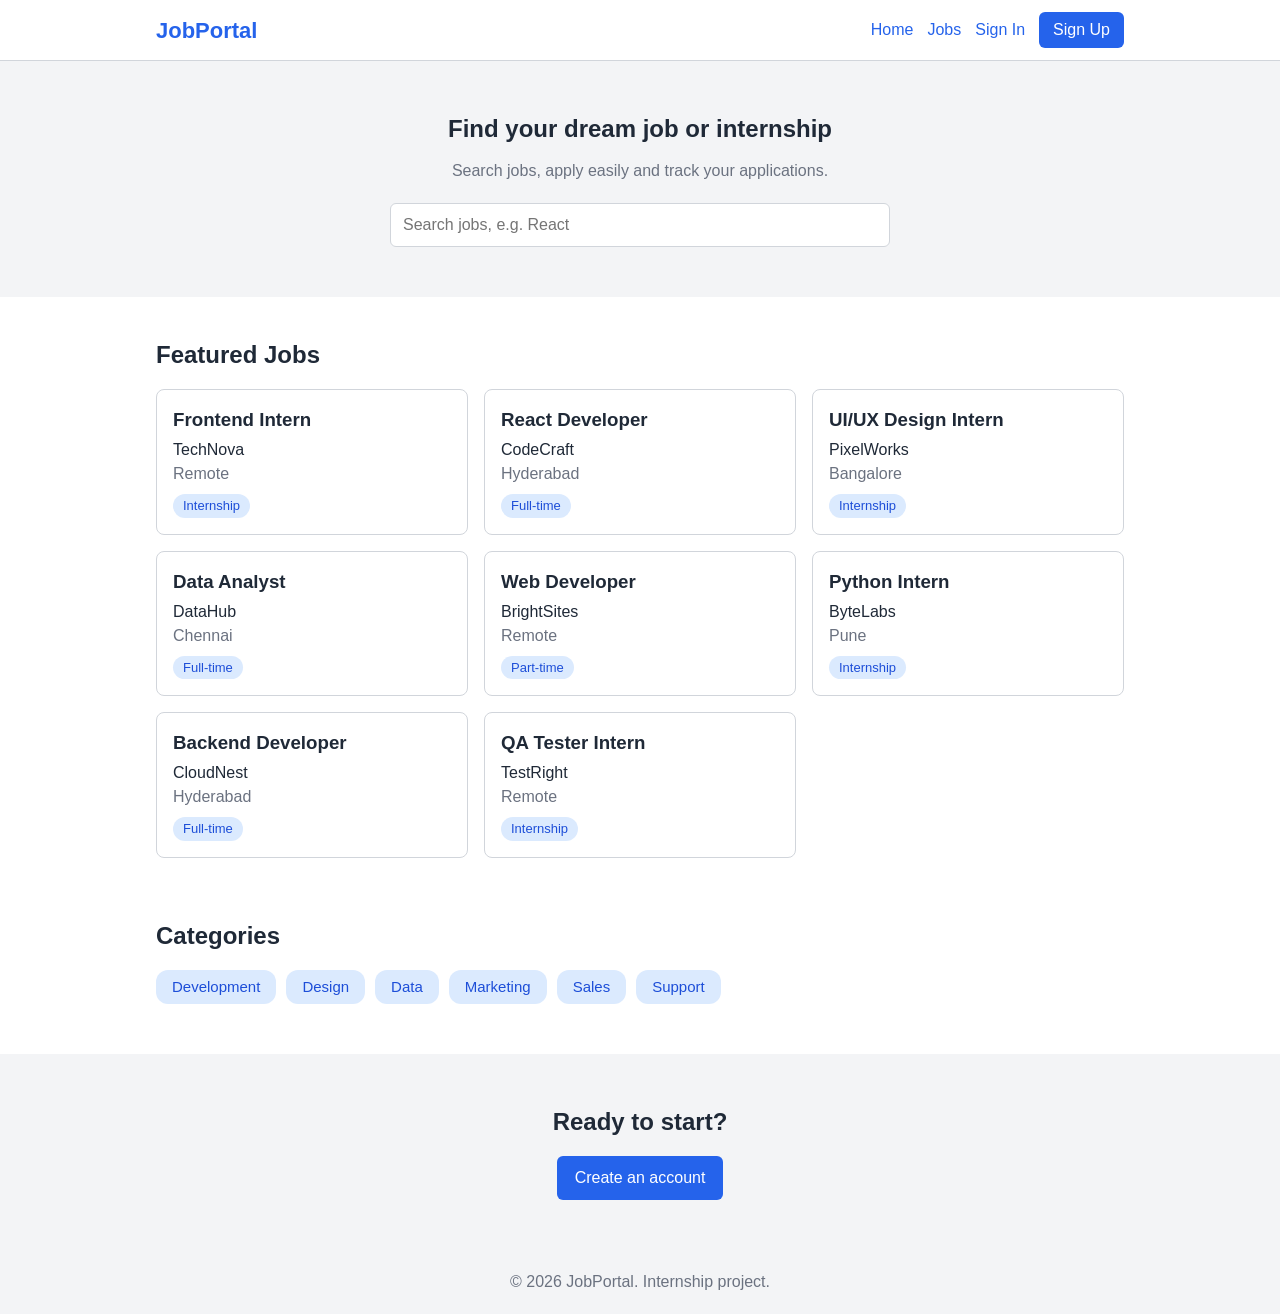
<file: index.html>
<!DOCTYPE html>
<html lang="en">
<head>
  <meta charset="UTF-8">
  <meta name="viewport" content="width=device-width, initial-scale=1">
  <title>JobPortal - Home</title>
  <link rel="stylesheet" href="css/style.css">
</head>
<body>
  <header class="navbar">
    <div class="container nav-inner">
      <a href="index.html" class="logo">JobPortal</a>
      <button id="menu-btn" class="menu-btn" aria-label="Toggle menu" aria-expanded="false">&#9776;</button>
      <nav id="nav-links" class="nav-links"></nav>
    </div>
  </header>

  <main>
    <section class="hero">
      <div class="container">
        <h1>Find your dream job or internship</h1>
        <p>Search jobs, apply easily and track your applications.</p>
        <input id="search" class="search-box" type="text" placeholder="Search jobs, e.g. React" aria-label="Search jobs">
      </div>
    </section>

    <section class="container section">
      <h2>Featured Jobs</h2>
      <div id="job-list" class="grid"></div>
      <p id="no-jobs" class="hidden">No jobs found. Try another search.</p>
    </section>

    <section class="container section">
      <h2>Categories</h2>
      <div class="categories">
        <span class="badge big">Development</span>
        <span class="badge big">Design</span>
        <span class="badge big">Data</span>
        <span class="badge big">Marketing</span>
        <span class="badge big">Sales</span>
        <span class="badge big">Support</span>
      </div>
    </section>

    <section id="cta" class="cta">
      <h2>Ready to start?</h2>
      <a href="signup.html" class="btn">Create an account</a>
    </section>
  </main>

  <footer class="footer">
    <p>&copy; 2026 JobPortal. Internship project.</p>
  </footer>

  <script src="js/auth.js"></script>
  <script src="js/navbar.js"></script>
  <script src="js/jobs.js"></script>
  <script src="js/service.js"></script>
  <script src="js/home.js"></script>
</body>
</html>
</file>
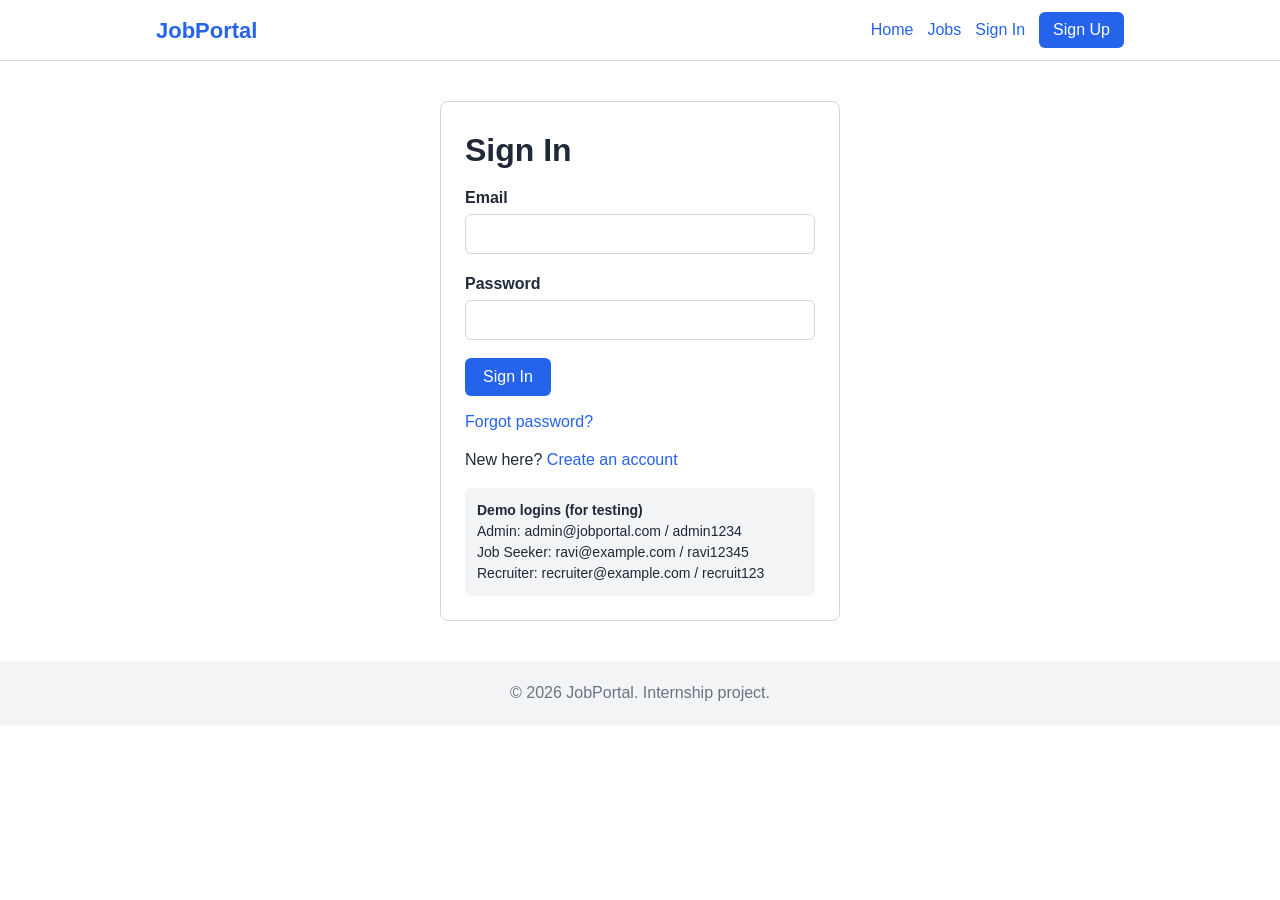
<file: admin-dashboard.html>
<!DOCTYPE html>
<html lang="en">
<head>
  <meta charset="UTF-8">
  <meta name="viewport" content="width=device-width, initial-scale=1">
  <title>Admin Dashboard</title>
  <link rel="stylesheet" href="css/style.css">
</head>
<body>
  <header class="navbar">
    <div class="container nav-inner">
      <a href="index.html" class="logo">JobPortal</a>
      <button id="menu-btn" class="menu-btn" aria-label="Toggle menu" aria-expanded="false">&#9776;</button>
      <nav id="nav-links" class="nav-links"></nav>
    </div>
  </header>

  <main>
    <div class="container section">
      <h1>Admin Dashboard</h1>
      <p class="gray">Today: <span id="today"></span></p>
      <div class="stats">
        <div class="card stat"><h3 id="total">0</h3><p>Job Seekers</p></div>
        <div class="card stat"><h3 id="present">0</h3><p>Present Today</p></div>
        <div class="card stat"><h3 id="absent">0</h3><p>Absent Today</p></div>
        <div class="card stat"><h3 id="not-marked">0</h3><p>Not Marked Today</p></div>
      </div>
      <h2>Quick links</h2>
      <div class="grid">
        <a class="card" href="attendance.html"><h3>Mark Attendance</h3><p class="gray">Choose a date and mark each job seeker present or absent.</p></a>
        <a class="card" href="attendance-report.html"><h3>Attendance Report</h3><p class="gray">See present days, absent days and percentage for everyone.</p></a>
        <a class="card" href="seekers.html"><h3>Job Seekers</h3><p class="gray">View all job seekers and remove an account.</p></a>
      </div>
    </div>
  </main>

  <footer class="footer">
    <p>&copy; 2026 JobPortal. Internship project.</p>
  </footer>

  <script src="js/auth.js"></script>
  <script src="js/navbar.js"></script>
  <script src="js/dashboard.js"></script>
</body>
</html>
</file>
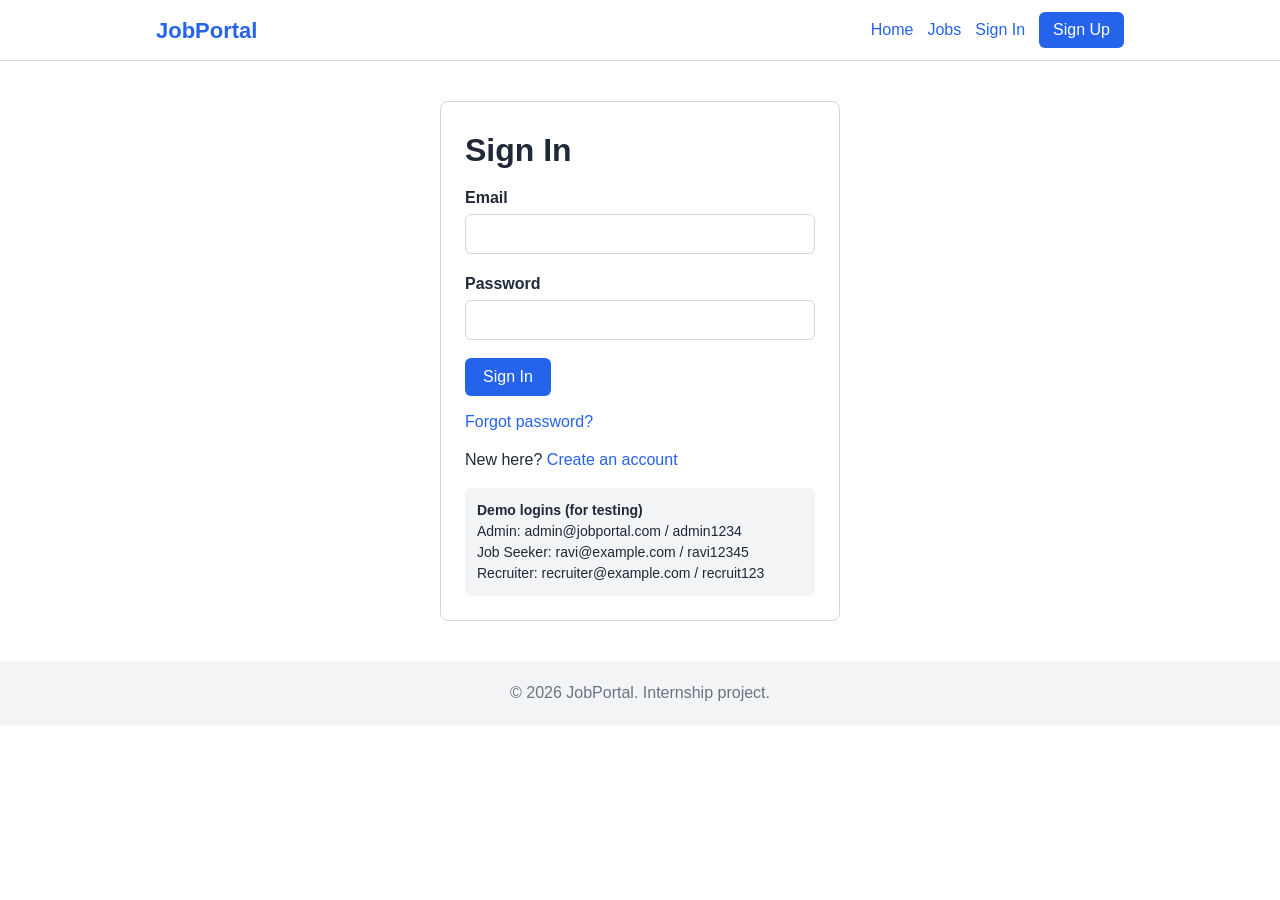
<file: attendance-report.html>
<!DOCTYPE html>
<html lang="en">
<head>
  <meta charset="UTF-8">
  <meta name="viewport" content="width=device-width, initial-scale=1">
  <title>Attendance Report</title>
  <link rel="stylesheet" href="css/style.css">
</head>
<body>
  <header class="navbar">
    <div class="container nav-inner">
      <a href="index.html" class="logo">JobPortal</a>
      <button id="menu-btn" class="menu-btn" aria-label="Toggle menu" aria-expanded="false">&#9776;</button>
      <nav id="nav-links" class="nav-links"></nav>
    </div>
  </header>

  <main>
    <div class="container section">
      <h1>Attendance Report</h1>
      <p class="gray">Below 75% is shown in red.</p>
      <div class="toolbar">
        <input id="search" class="search-box" type="text" placeholder="Search by name" aria-label="Search job seekers">
      </div>
      <div class="table-wrap">
        <table class="table">
          <thead><tr><th>Name</th><th>Email</th><th>Days Marked</th><th>Present</th><th>Absent</th><th>Attendance</th></tr></thead>
          <tbody id="rows"></tbody>
        </table>
      </div>
    </div>
  </main>

  <footer class="footer">
    <p>&copy; 2026 JobPortal. Internship project.</p>
  </footer>

  <script src="js/auth.js"></script>
  <script src="js/navbar.js"></script>
  <script src="js/report.js"></script>
</body>
</html>
</file>
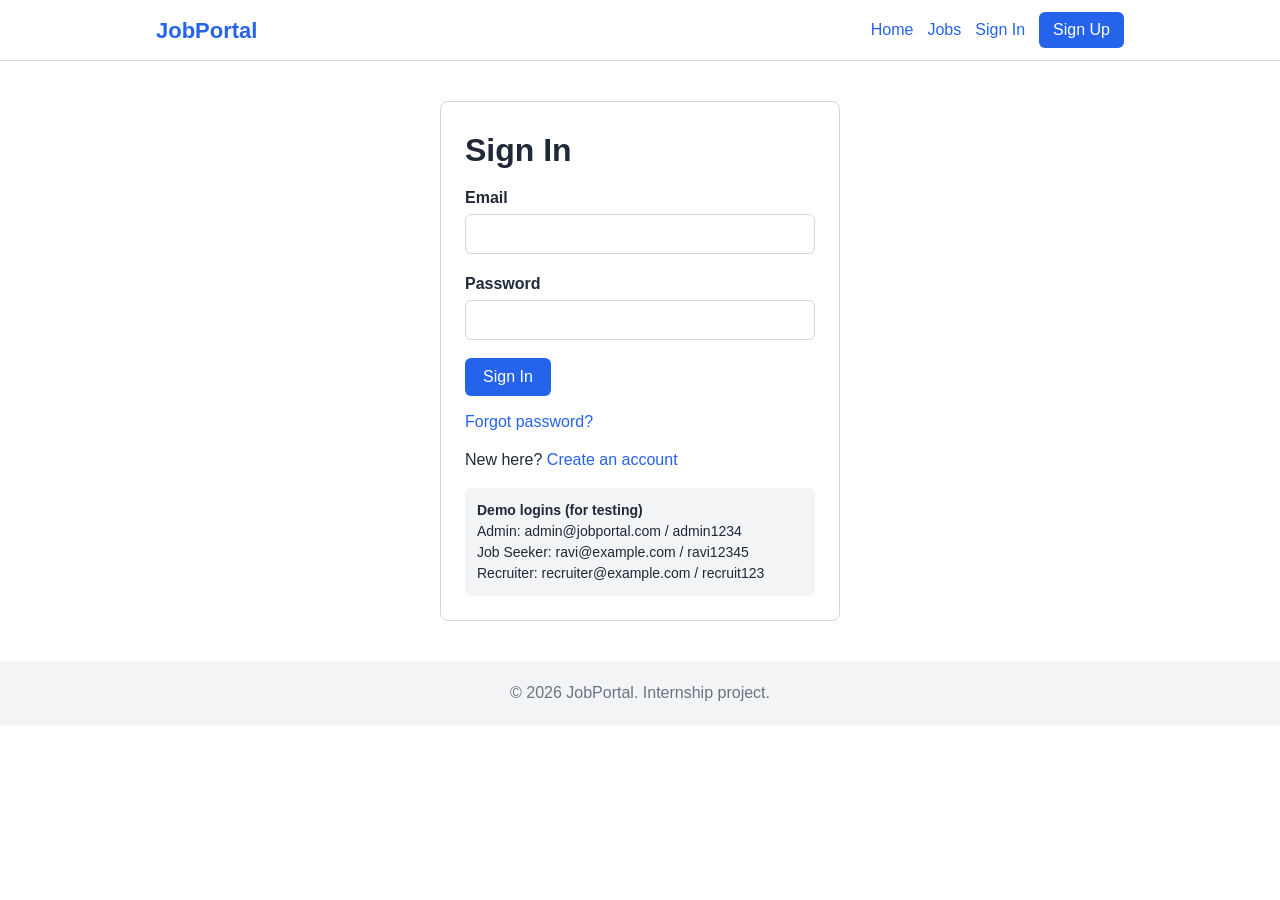
<file: attendance.html>
<!DOCTYPE html>
<html lang="en">
<head>
  <meta charset="UTF-8">
  <meta name="viewport" content="width=device-width, initial-scale=1">
  <title>Mark Attendance</title>
  <link rel="stylesheet" href="css/style.css">
</head>
<body>
  <header class="navbar">
    <div class="container nav-inner">
      <a href="index.html" class="logo">JobPortal</a>
      <button id="menu-btn" class="menu-btn" aria-label="Toggle menu" aria-expanded="false">&#9776;</button>
      <nav id="nav-links" class="nav-links"></nav>
    </div>
  </header>

  <main>
    <div class="container section">
      <h1>Mark Attendance</h1>
      <p class="gray">Attendance is tracked for job seekers only.</p>
      <div id="success" class="alert alert-success hidden">Attendance saved!</div>
      <div class="toolbar">
        <div class="field">
          <label for="date">Date</label>
          <input id="date" type="date" aria-describedby="date-error">
          <p id="date-error" class="error-text"></p>
        </div>
        <button id="all-present" type="button" class="btn btn-gray">Mark all present</button>
        <button id="save-btn" type="button" class="btn">Save Attendance</button>
      </div>
      <div class="table-wrap">
        <table class="table">
          <thead><tr><th>Name</th><th>Email</th><th>Attendance</th></tr></thead>
          <tbody id="rows"></tbody>
        </table>
      </div>
    </div>
  </main>

  <footer class="footer">
    <p>&copy; 2026 JobPortal. Internship project.</p>
  </footer>

  <script src="js/auth.js"></script>
  <script src="js/navbar.js"></script>
  <script src="js/helpers.js"></script>
  <script src="js/attendance.js"></script>
</body>
</html>
</file>
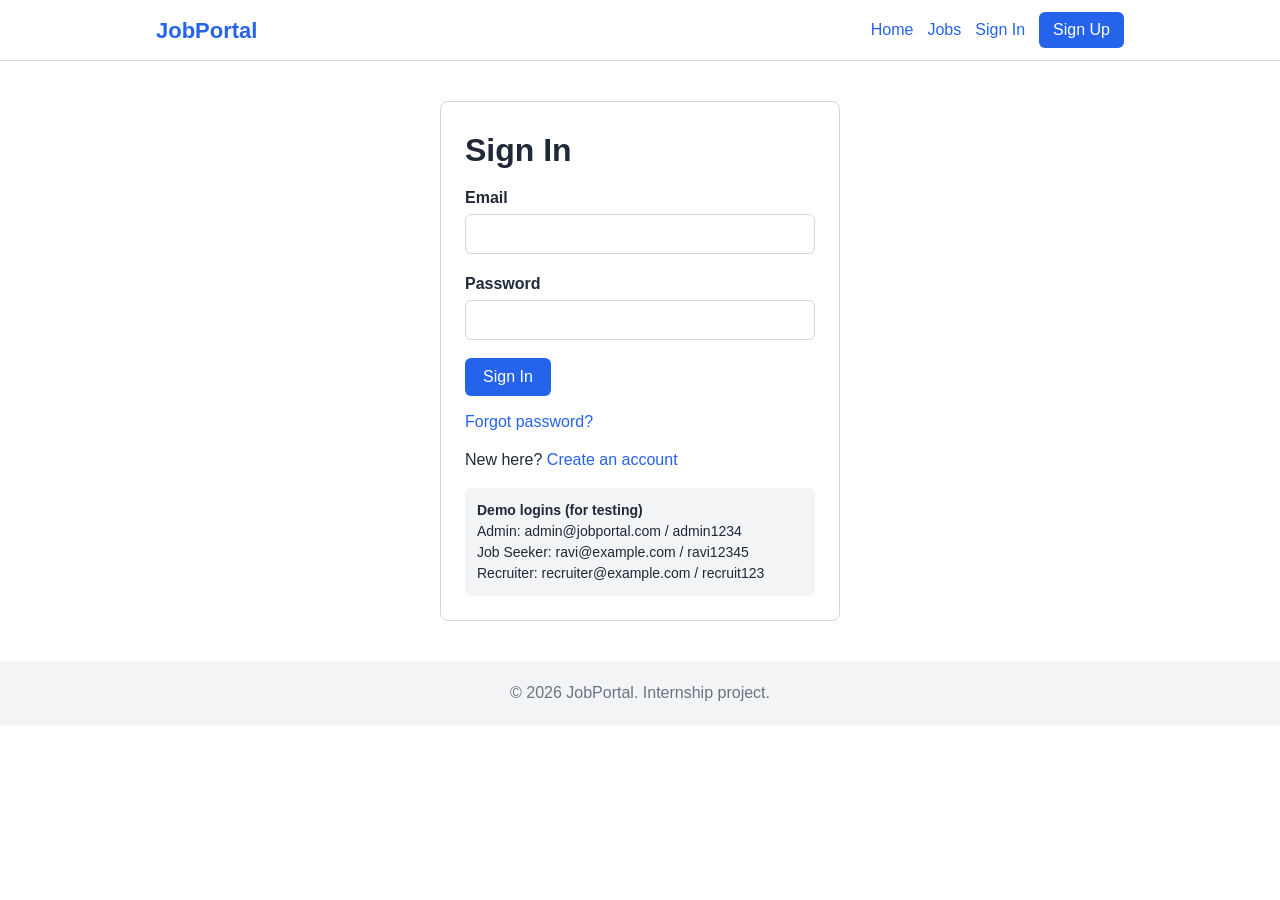
<file: dashboard.html>
<!DOCTYPE html>
<html lang="en">
<head>
  <meta charset="UTF-8">
  <meta name="viewport" content="width=device-width, initial-scale=1">
  <title>Dashboard</title>
  <link rel="stylesheet" href="css/style.css">
</head>
<body>
  <header class="navbar">
    <div class="container nav-inner">
      <a href="index.html" class="logo">JobPortal</a>
      <button id="menu-btn" class="menu-btn" aria-label="Toggle menu" aria-expanded="false">&#9776;</button>
      <nav id="nav-links" class="nav-links"></nav>
    </div>
  </header>

  <main>
    <div class="container section">
      <h1 id="welcome">Dashboard</h1>
      <div id="summary" class="stats"></div>
      <div id="actions" class="actions"></div>
      <div id="recent" class="section-box"></div>
      <div id="activity" class="section-box"></div>
    </div>
  </main>

  <footer class="footer">
    <p>&copy; 2026 JobPortal. Internship project.</p>
  </footer>

  <script src="js/auth.js"></script>
  <script src="js/navbar.js"></script>
  <script src="js/jobs.js"></script>
  <script src="js/service.js"></script>
  <script src="js/components.js"></script>
  <script src="js/my-dashboard.js"></script>
</body>
</html>
</file>
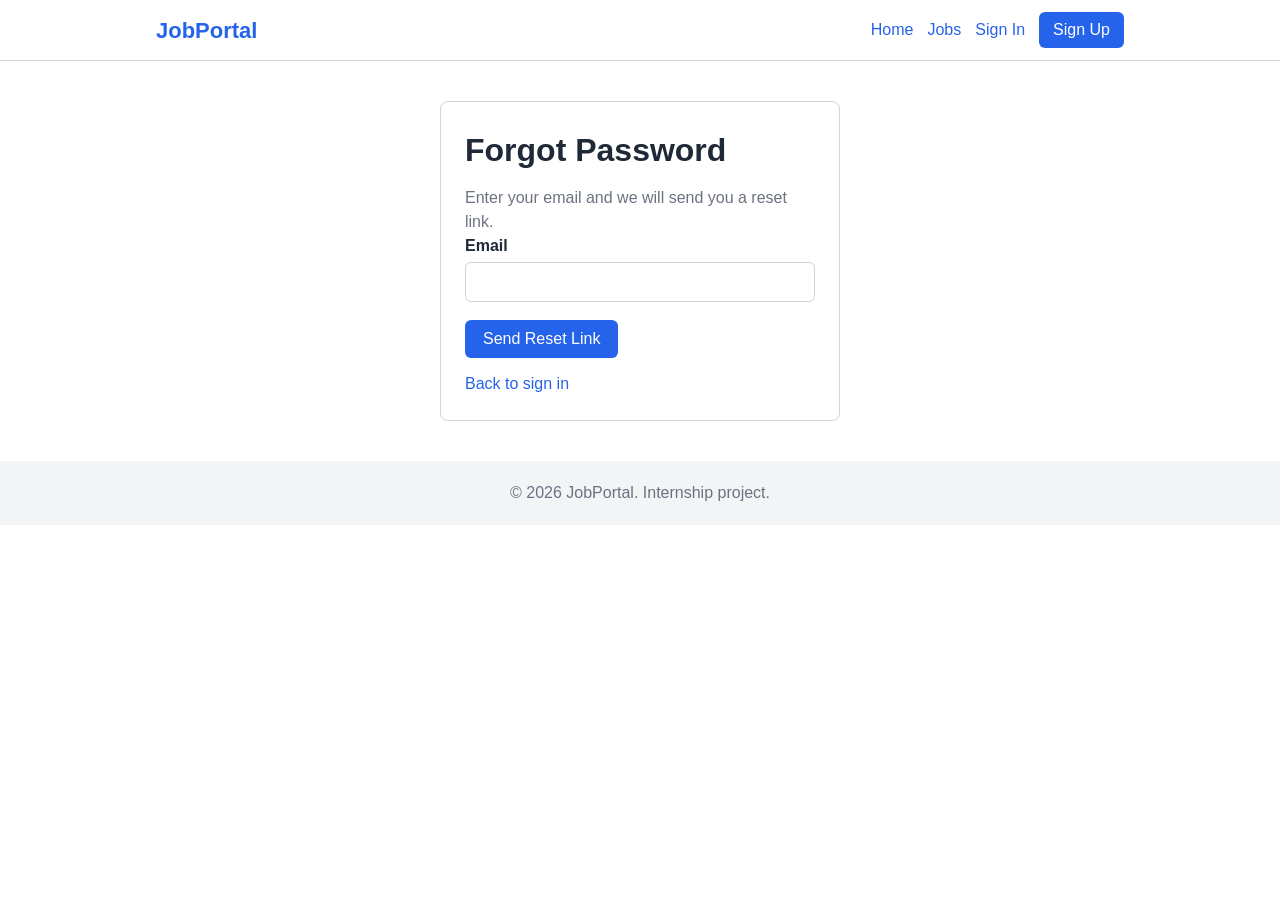
<file: forgot-password.html>
<!DOCTYPE html>
<html lang="en">
<head>
  <meta charset="UTF-8">
  <meta name="viewport" content="width=device-width, initial-scale=1">
  <title>Forgot Password</title>
  <link rel="stylesheet" href="css/style.css">
</head>
<body>
  <header class="navbar">
    <div class="container nav-inner">
      <a href="index.html" class="logo">JobPortal</a>
      <button id="menu-btn" class="menu-btn" aria-label="Toggle menu" aria-expanded="false">&#9776;</button>
      <nav id="nav-links" class="nav-links"></nav>
    </div>
  </header>

  <main>
    <div class="form-box">
      <h1>Forgot Password</h1>
      <p class="gray">Enter your email and we will send you a reset link.</p>
      <div id="success" class="alert alert-success hidden">Check your email for the reset link.</div>
      <form id="forgot-form" novalidate>
      <div class="field">
        <label for="email">Email</label>
        <input id="email" type="email" aria-describedby="email-error">
        <p id="email-error" class="error-text"></p>
      </div>
      <button id="submit-btn" type="submit" class="btn">Send Reset Link</button>
      </form>
      <p class="links"><a href="signin.html">Back to sign in</a></p>
    </div>
  </main>

  <footer class="footer">
    <p>&copy; 2026 JobPortal. Internship project.</p>
  </footer>

  <script src="js/auth.js"></script>
  <script src="js/navbar.js"></script>
  <script src="js/helpers.js"></script>
  <script src="js/forgot.js"></script>
</body>
</html>
</file>
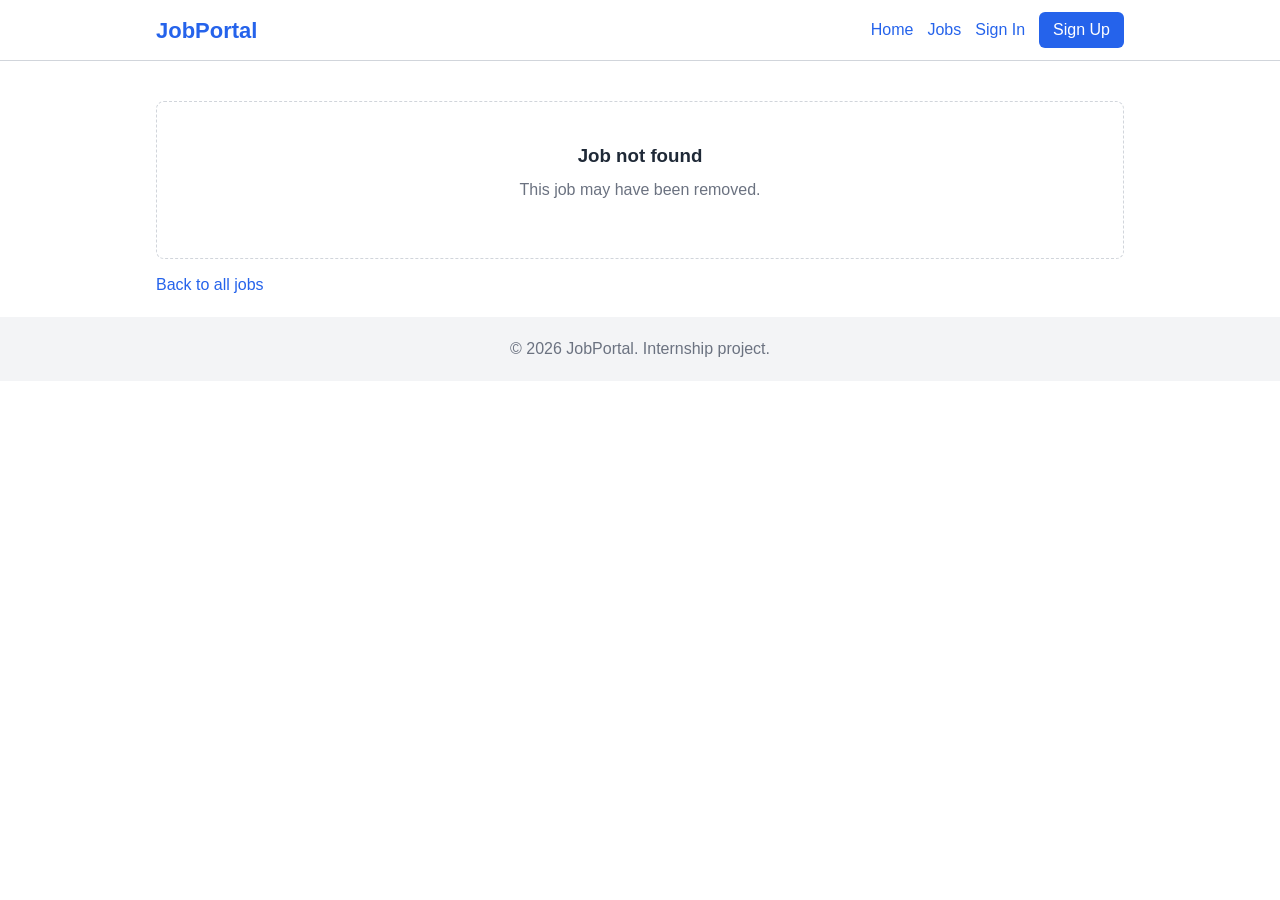
<file: job-detail.html>
<!DOCTYPE html>
<html lang="en">
<head>
  <meta charset="UTF-8">
  <meta name="viewport" content="width=device-width, initial-scale=1">
  <title>Job Details</title>
  <link rel="stylesheet" href="css/style.css">
</head>
<body>
  <header class="navbar">
    <div class="container nav-inner">
      <a href="index.html" class="logo">JobPortal</a>
      <button id="menu-btn" class="menu-btn" aria-label="Toggle menu" aria-expanded="false">&#9776;</button>
      <nav id="nav-links" class="nav-links"></nav>
    </div>
  </header>

  <main>
    <div id="detail-area" class="container section"></div>
  </main>

  <footer class="footer">
    <p>&copy; 2026 JobPortal. Internship project.</p>
  </footer>

  <script src="js/auth.js"></script>
  <script src="js/navbar.js"></script>
  <script src="js/jobs.js"></script>
  <script src="js/service.js"></script>
  <script src="js/components.js"></script>
  <script src="js/job-detail.js"></script>
</body>
</html>
</file>
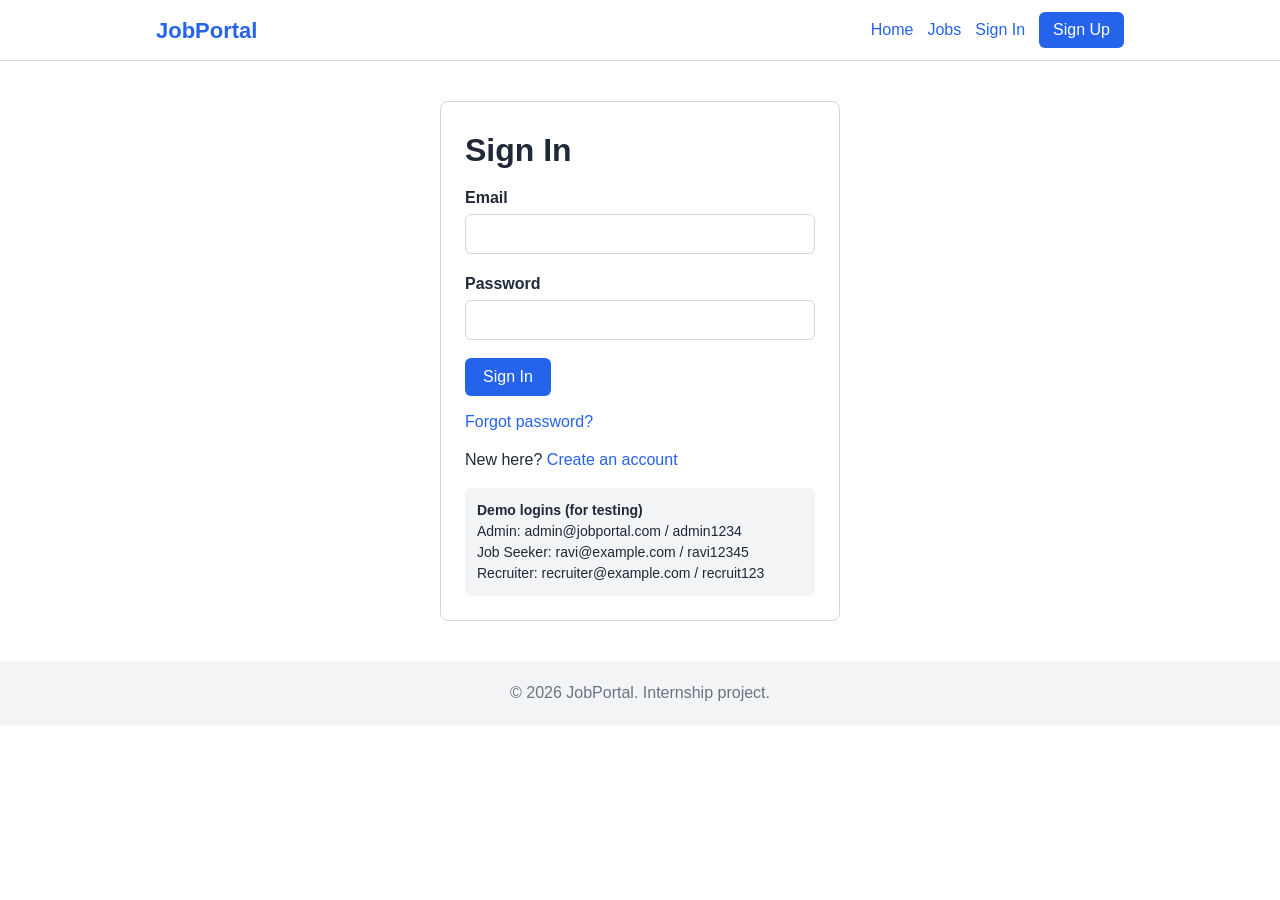
<file: job-form.html>
<!DOCTYPE html>
<html lang="en">
<head>
  <meta charset="UTF-8">
  <meta name="viewport" content="width=device-width, initial-scale=1">
  <title>Post a Job</title>
  <link rel="stylesheet" href="css/style.css">
</head>
<body>
  <header class="navbar">
    <div class="container nav-inner">
      <a href="index.html" class="logo">JobPortal</a>
      <button id="menu-btn" class="menu-btn" aria-label="Toggle menu" aria-expanded="false">&#9776;</button>
      <nav id="nav-links" class="nav-links"></nav>
    </div>
  </header>

  <main>
    <div class="form-box">
      <h1 id="page-title">Post a Job</h1>
      <div id="form-area"></div>
    </div>
  </main>

  <footer class="footer">
    <p>&copy; 2026 JobPortal. Internship project.</p>
  </footer>

  <script src="js/auth.js"></script>
  <script src="js/navbar.js"></script>
  <script src="js/helpers.js"></script>
  <script src="js/jobs.js"></script>
  <script src="js/service.js"></script>
  <script src="js/components.js"></script>
  <script src="js/job-form.js"></script>
</body>
</html>
</file>
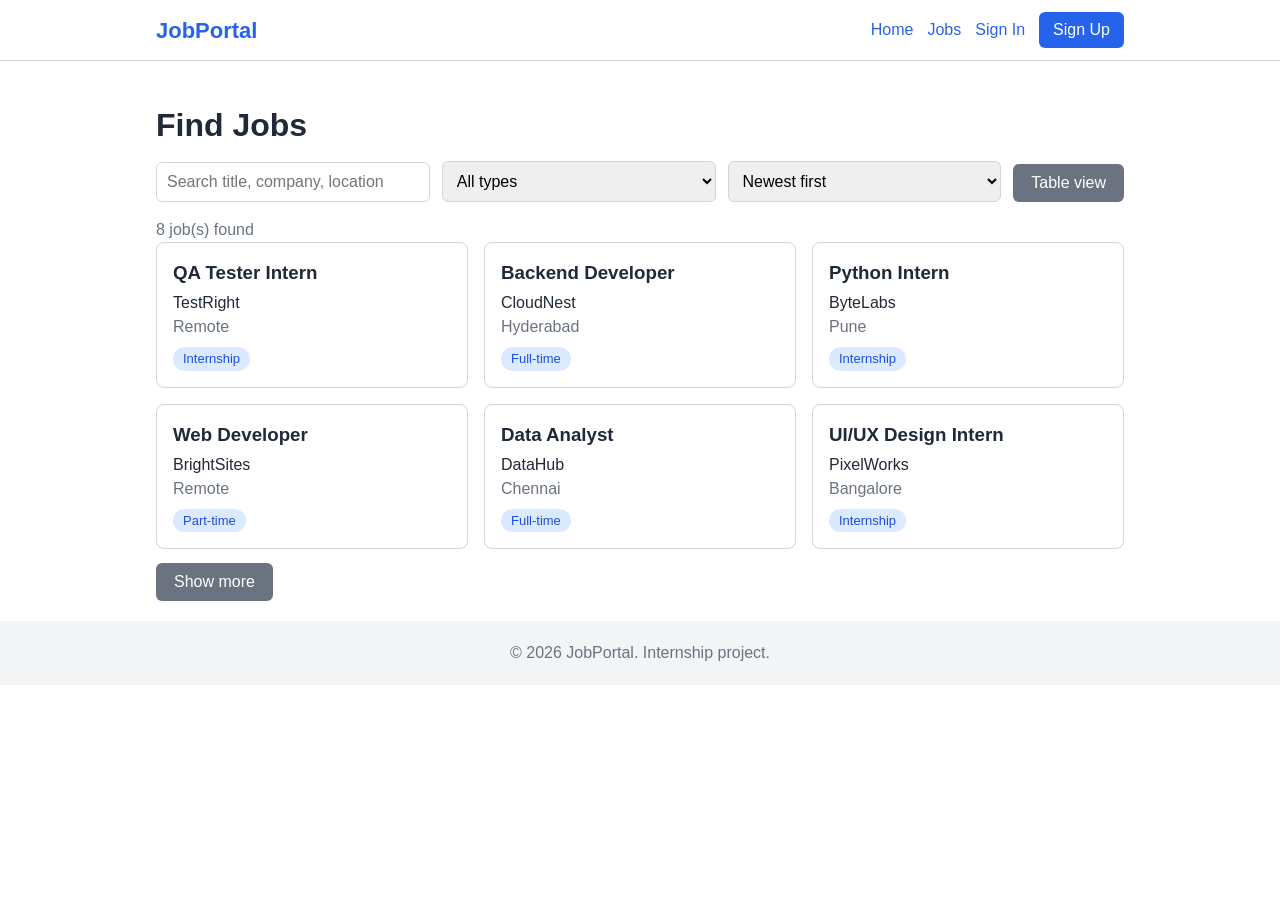
<file: jobs.html>
<!DOCTYPE html>
<html lang="en">
<head>
  <meta charset="UTF-8">
  <meta name="viewport" content="width=device-width, initial-scale=1">
  <title>Find Jobs</title>
  <link rel="stylesheet" href="css/style.css">
</head>
<body>
  <header class="navbar">
    <div class="container nav-inner">
      <a href="index.html" class="logo">JobPortal</a>
      <button id="menu-btn" class="menu-btn" aria-label="Toggle menu" aria-expanded="false">&#9776;</button>
      <nav id="nav-links" class="nav-links"></nav>
    </div>
  </header>

  <main>
    <div class="container section">
      <h1>Find Jobs</h1>
      <div class="toolbar">
        <input id="search" class="filter-input" type="text" placeholder="Search title, company, location" aria-label="Search jobs">
        <select id="type" class="filter-input" aria-label="Filter by type">
          <option value="all">All types</option>
          <option value="Internship">Internship</option>
          <option value="Full-time">Full-time</option>
          <option value="Part-time">Part-time</option>
        </select>
        <select id="sort" class="filter-input" aria-label="Sort jobs">
          <option value="newest">Newest first</option>
          <option value="title">Title A-Z</option>
          <option value="company">Company A-Z</option>
        </select>
        <button id="view-btn" type="button" class="btn btn-gray">Table view</button>
      </div>
      <p id="result-count" class="gray"></p>
      <div id="job-area"></div>
    </div>
  </main>

  <footer class="footer">
    <p>&copy; 2026 JobPortal. Internship project.</p>
  </footer>

  <script src="js/auth.js"></script>
  <script src="js/navbar.js"></script>
  <script src="js/jobs.js"></script>
  <script src="js/service.js"></script>
  <script src="js/components.js"></script>
  <script src="js/job-list.js"></script>
</body>
</html>
</file>
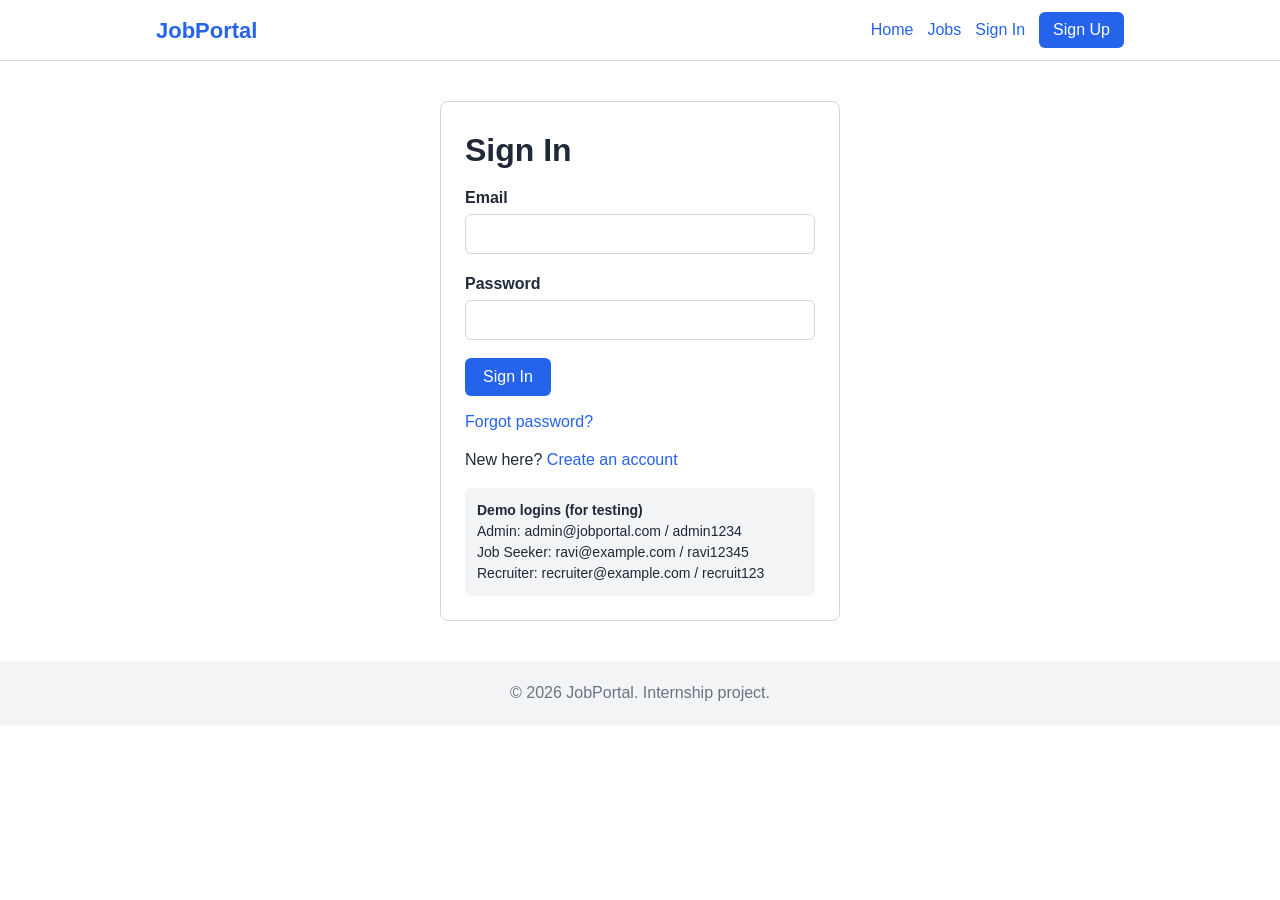
<file: seekers.html>
<!DOCTYPE html>
<html lang="en">
<head>
  <meta charset="UTF-8">
  <meta name="viewport" content="width=device-width, initial-scale=1">
  <title>Job Seekers</title>
  <link rel="stylesheet" href="css/style.css">
</head>
<body>
  <header class="navbar">
    <div class="container nav-inner">
      <a href="index.html" class="logo">JobPortal</a>
      <button id="menu-btn" class="menu-btn" aria-label="Toggle menu" aria-expanded="false">&#9776;</button>
      <nav id="nav-links" class="nav-links"></nav>
    </div>
  </header>

  <main>
    <div class="container section">
      <h1>Job Seekers (<span id="count">0</span>)</h1>
      <div class="table-wrap">
        <table class="table">
          <thead><tr><th>Name</th><th>Email</th><th>Action</th></tr></thead>
          <tbody id="rows"></tbody>
        </table>
      </div>
    </div>
  </main>

  <footer class="footer">
    <p>&copy; 2026 JobPortal. Internship project.</p>
  </footer>

  <script src="js/auth.js"></script>
  <script src="js/navbar.js"></script>
  <script src="js/seekers.js"></script>
</body>
</html>
</file>
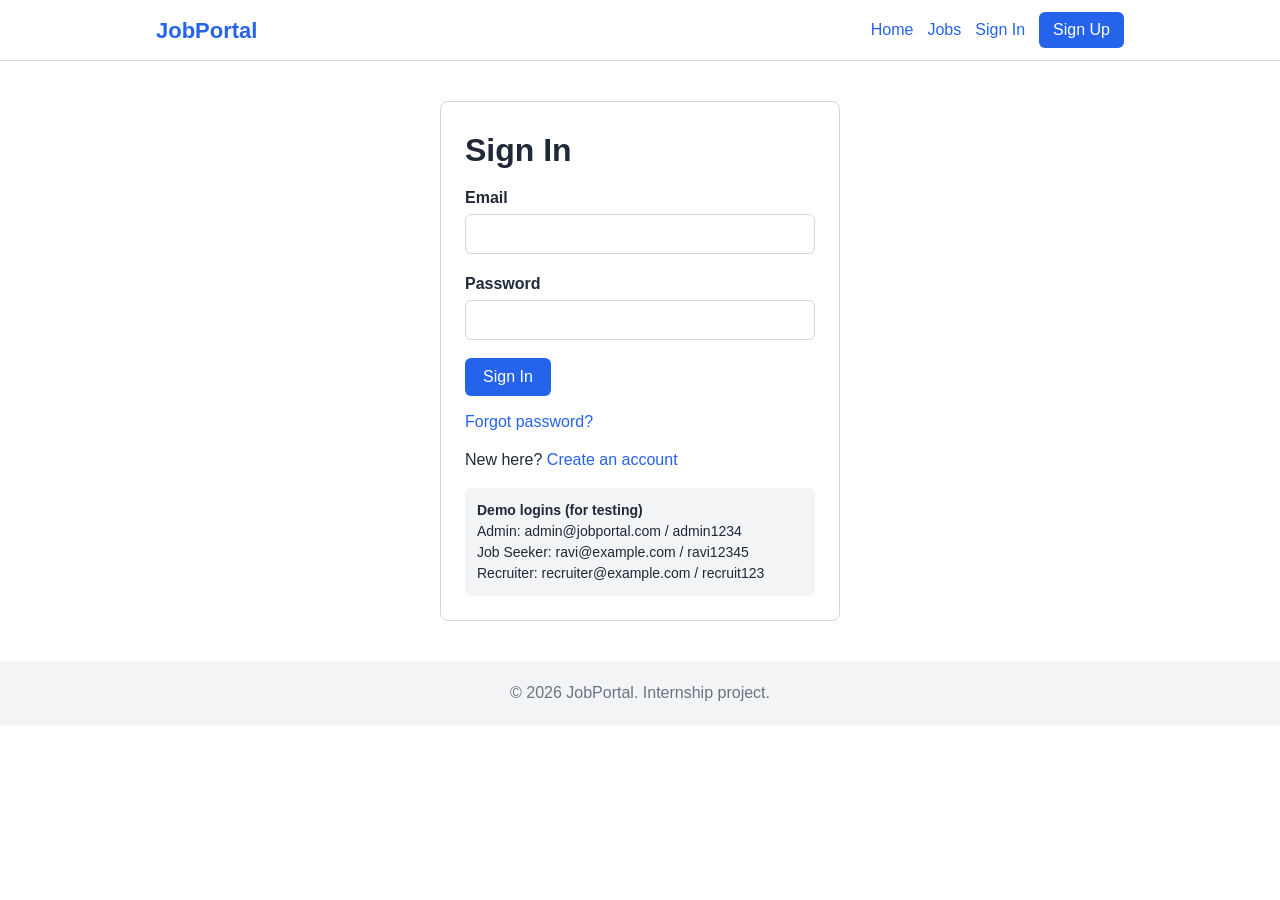
<file: signin.html>
<!DOCTYPE html>
<html lang="en">
<head>
  <meta charset="UTF-8">
  <meta name="viewport" content="width=device-width, initial-scale=1">
  <title>Sign In</title>
  <link rel="stylesheet" href="css/style.css">
</head>
<body>
  <header class="navbar">
    <div class="container nav-inner">
      <a href="index.html" class="logo">JobPortal</a>
      <button id="menu-btn" class="menu-btn" aria-label="Toggle menu" aria-expanded="false">&#9776;</button>
      <nav id="nav-links" class="nav-links"></nav>
    </div>
  </header>

  <main>
    <div class="form-box">
      <h1>Sign In</h1>
      <div id="success" class="alert alert-success hidden">Signed in successfully!</div>
      <form id="signin-form" novalidate>
      <div class="field">
        <label for="email">Email</label>
        <input id="email" type="email" aria-describedby="email-error">
        <p id="email-error" class="error-text"></p>
      </div>
      <div class="field">
        <label for="password">Password</label>
        <input id="password" type="password" aria-describedby="password-error">
        <p id="password-error" class="error-text"></p>
      </div>
      <button id="submit-btn" type="submit" class="btn">Sign In</button>
      </form>
      <p class="links"><a href="forgot-password.html">Forgot password?</a></p>
      <p class="links">New here? <a href="signup.html">Create an account</a></p>
      <div class="demo-box">
        <strong>Demo logins (for testing)</strong><br>
        Admin: admin@jobportal.com / admin1234<br>
        Job Seeker: ravi@example.com / ravi12345<br>
        Recruiter: recruiter@example.com / recruit123
      </div>
    </div>
  </main>

  <footer class="footer">
    <p>&copy; 2026 JobPortal. Internship project.</p>
  </footer>

  <script src="js/auth.js"></script>
  <script src="js/navbar.js"></script>
  <script src="js/helpers.js"></script>
  <script src="js/signin.js"></script>
</body>
</html>
</file>
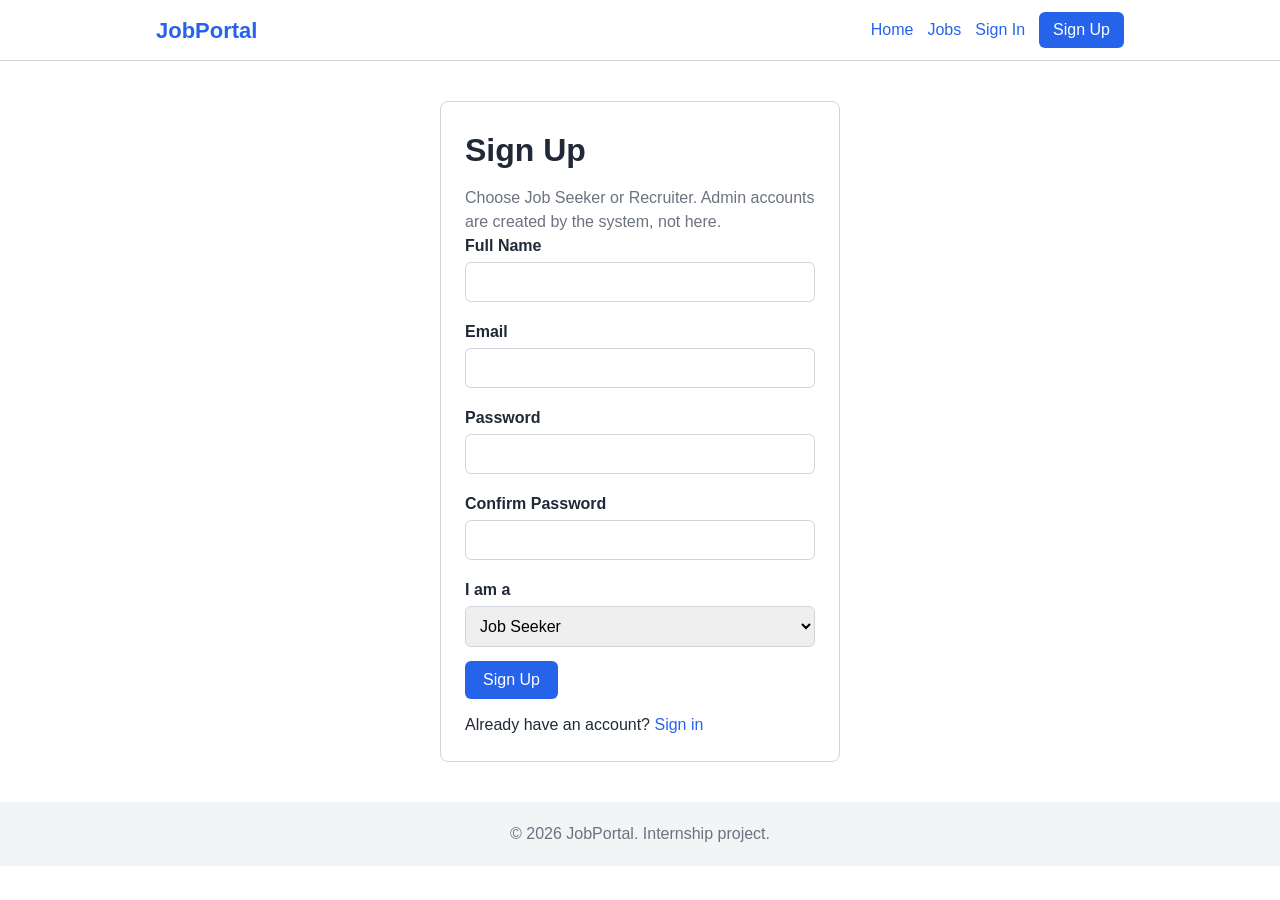
<file: signup.html>
<!DOCTYPE html>
<html lang="en">
<head>
  <meta charset="UTF-8">
  <meta name="viewport" content="width=device-width, initial-scale=1">
  <title>Sign Up</title>
  <link rel="stylesheet" href="css/style.css">
</head>
<body>
  <header class="navbar">
    <div class="container nav-inner">
      <a href="index.html" class="logo">JobPortal</a>
      <button id="menu-btn" class="menu-btn" aria-label="Toggle menu" aria-expanded="false">&#9776;</button>
      <nav id="nav-links" class="nav-links"></nav>
    </div>
  </header>

  <main>
    <div class="form-box">
      <h1>Sign Up</h1>
      <div id="success" class="alert alert-success hidden">Account created! You can sign in now.</div>
      <p class="gray">Choose Job Seeker or Recruiter. Admin accounts are created by the system, not here.</p>
      <form id="signup-form" novalidate>
      <div class="field">
        <label for="name">Full Name</label>
        <input id="name" type="text" aria-describedby="name-error">
        <p id="name-error" class="error-text"></p>
      </div>
      <div class="field">
        <label for="email">Email</label>
        <input id="email" type="email" aria-describedby="email-error">
        <p id="email-error" class="error-text"></p>
      </div>
      <div class="field">
        <label for="password">Password</label>
        <input id="password" type="password" aria-describedby="password-error">
        <p id="password-error" class="error-text"></p>
      </div>
      <div class="field">
        <label for="confirm">Confirm Password</label>
        <input id="confirm" type="password" aria-describedby="confirm-error">
        <p id="confirm-error" class="error-text"></p>
      </div>
      <div class="field">
        <label for="role">I am a</label>
        <select id="role">
          <option value="seeker">Job Seeker</option>
          <option value="recruiter">Recruiter</option>
        </select>
      </div>
      <button id="submit-btn" type="submit" class="btn">Sign Up</button>
      </form>
      <p class="links">Already have an account? <a href="signin.html">Sign in</a></p>
    </div>
  </main>

  <footer class="footer">
    <p>&copy; 2026 JobPortal. Internship project.</p>
  </footer>

  <script src="js/auth.js"></script>
  <script src="js/navbar.js"></script>
  <script src="js/helpers.js"></script>
  <script src="js/signup.js"></script>
</body>
</html>
</file>
<file: css/style.css>
:root {
  --primary: #2563eb;
  --primary-dark: #1d4ed8;
  --text: #1f2937;
  --gray: #6b7280;
  --light: #f3f4f6;
  --border: #d1d5db;
  --error: #dc2626;
}

* { box-sizing: border-box; margin: 0; padding: 0; }
body { font-family: Arial, sans-serif; color: var(--text); line-height: 1.5; }
a { color: var(--primary); text-decoration: none; }
h1 { margin-bottom: 12px; }
h2 { margin-bottom: 16px; }
.gray { color: var(--gray); }
.hidden { display: none; }
.container { max-width: 1000px; margin: 0 auto; padding: 0 16px; }
.section { padding-top: 40px; padding-bottom: 20px; }

/* buttons */
.btn { padding: 10px 18px; border: none; border-radius: 6px; font-size: 16px; cursor: pointer; background: var(--primary); color: white; display: inline-block; }
.btn:hover { background: var(--primary-dark); }
.btn:disabled { opacity: 0.6; cursor: not-allowed; }
a:focus, button:focus, input:focus, select:focus { outline: 3px solid #93c5fd; }

/* navbar */
.navbar { background: white; border-bottom: 1px solid var(--border); }
.nav-inner { display: flex; justify-content: space-between; align-items: center; height: 60px; position: relative; }
.logo { font-size: 22px; font-weight: bold; }
.menu-btn { background: none; border: none; font-size: 28px; cursor: pointer; }
.nav-links { display: none; position: absolute; top: 60px; left: 0; right: 0; background: white; flex-direction: column; gap: 12px; padding: 16px; border-bottom: 1px solid var(--border); z-index: 10; }
.nav-links.show { display: flex; }
.nav-signup { background: var(--primary); color: white !important; padding: 6px 14px; border-radius: 6px; text-align: center; }

/* hero */
.hero { background: var(--light); padding: 50px 0; text-align: center; }
.hero p { margin-bottom: 20px; color: var(--gray); }
.search-box { width: 100%; max-width: 500px; padding: 12px; font-size: 16px; border: 1px solid var(--border); border-radius: 6px; }

/* cards */
.grid { display: grid; grid-template-columns: 1fr; gap: 16px; }
.card { border: 1px solid var(--border); border-radius: 8px; padding: 16px; background: white; }
.card h3 { margin-bottom: 4px; }
.badge { display: inline-block; background: #dbeafe; color: var(--primary-dark); padding: 2px 10px; border-radius: 12px; font-size: 13px; margin-top: 8px; }
.badge.big { font-size: 15px; padding: 6px 16px; margin: 0; }
.categories { display: flex; flex-wrap: wrap; gap: 10px; }

.cta { text-align: center; padding: 50px 16px; background: var(--light); margin-top: 30px; }

/* forms */
.form-box { max-width: 400px; margin: 40px auto; padding: 24px; border: 1px solid var(--border); border-radius: 8px; }
.form-box.center { text-align: center; }
.field { margin-bottom: 14px; display: flex; flex-direction: column; }
.field label { margin-bottom: 4px; font-weight: bold; }
.field input, .field select { padding: 10px; font-size: 16px; border: 1px solid var(--border); border-radius: 6px; }
.input-error { border-color: var(--error) !important; }
.error-text { color: var(--error); font-size: 14px; margin-top: 4px; }
.links { margin-top: 14px; }

/* alert */
.alert { padding: 10px 14px; border-radius: 6px; margin-bottom: 14px; }
.alert-success { background: #dcfce7; color: #166534; }

.footer { text-align: center; padding: 20px; background: var(--light); color: var(--gray); }

/* tablet and desktop */
@media (min-width: 768px) {
  .menu-btn { display: none; }
  .nav-links { display: flex; position: static; flex-direction: row; align-items: center; border: none; padding: 0; }
  .grid { grid-template-columns: repeat(3, 1fr); }
}

/* ---- admin role additions ---- */
.nav-links { gap: 18px; }
.nav-user { color: var(--gray); font-size: 14px; }
a.card { display: block; color: inherit; }
a.card:hover { border-color: var(--primary); }
.stats { display: grid; grid-template-columns: repeat(2, 1fr); gap: 16px; margin: 20px 0 30px; }
.stat { text-align: center; }
.stat h3 { font-size: 32px; color: var(--primary); }
.toolbar { display: flex; flex-wrap: wrap; gap: 12px; align-items: flex-end; margin-bottom: 16px; }
.toolbar .field { margin-bottom: 0; }
.table-wrap { overflow-x: auto; }
.table { width: 100%; border-collapse: collapse; }
.table th, .table td { padding: 10px; text-align: left; border-bottom: 1px solid var(--border); }
.table th { background: var(--light); }
.table label { margin-right: 12px; }
.btn-danger { background: #dc2626; }
.btn-danger:hover { background: #b91c1c; }
.btn-small { padding: 6px 12px; font-size: 14px; }
.btn-gray { background: var(--gray); }
.badge-good { background: #dcfce7; color: #166534; }
.badge-low { background: #fee2e2; color: #991b1b; }
.demo-box { background: var(--light); padding: 12px; border-radius: 6px; margin-top: 16px; font-size: 14px; }
@media (min-width: 768px) {
  .stats { grid-template-columns: repeat(4, 1fr); }
}

/* ---- week 2 additions ---- */
.nav-links { gap: 14px; }
.card h3 a { color: inherit; }
.field textarea { padding: 10px; font-size: 16px; border: 1px solid var(--border); border-radius: 6px; font-family: Arial, sans-serif; }
.filter-input { padding: 10px; font-size: 16px; border: 1px solid var(--border); border-radius: 6px; flex: 1 1 160px; }
.actions { margin: 16px 0; display: flex; gap: 10px; flex-wrap: wrap; }
.section-box { margin-top: 24px; }
.section-box p { margin-bottom: 6px; }
.section-title { margin-top: 30px; }
.tabs { display: flex; gap: 6px; border-bottom: 1px solid var(--border); margin: 20px 0 14px; }
.tab-btn { padding: 10px 16px; background: none; border: none; border-bottom: 3px solid transparent; font-size: 16px; cursor: pointer; }
.tab-btn.active { border-bottom-color: var(--primary); color: var(--primary); font-weight: bold; }
.tab-panel p, .tab-panel ul { margin-bottom: 10px; }
.tab-panel ul { padding-left: 20px; }
.skeleton { height: 120px; background: linear-gradient(90deg, #f3f4f6 25%, #e5e7eb 50%, #f3f4f6 75%); background-size: 200% 100%; animation: shine 1.2s infinite; }
@keyframes shine { to { background-position: -200% 0; } }
.state-box { text-align: center; padding: 40px 16px; border: 1px dashed var(--border); border-radius: 8px; }
.state-box p { color: var(--gray); margin: 8px 0 16px; }
.toast { position: fixed; bottom: 20px; right: 20px; left: 20px; max-width: 360px; margin-left: auto; padding: 12px 18px; border-radius: 6px; color: white; z-index: 50; }
.toast-success { background: #16a34a; }
.toast-error { background: #dc2626; }
</file>
